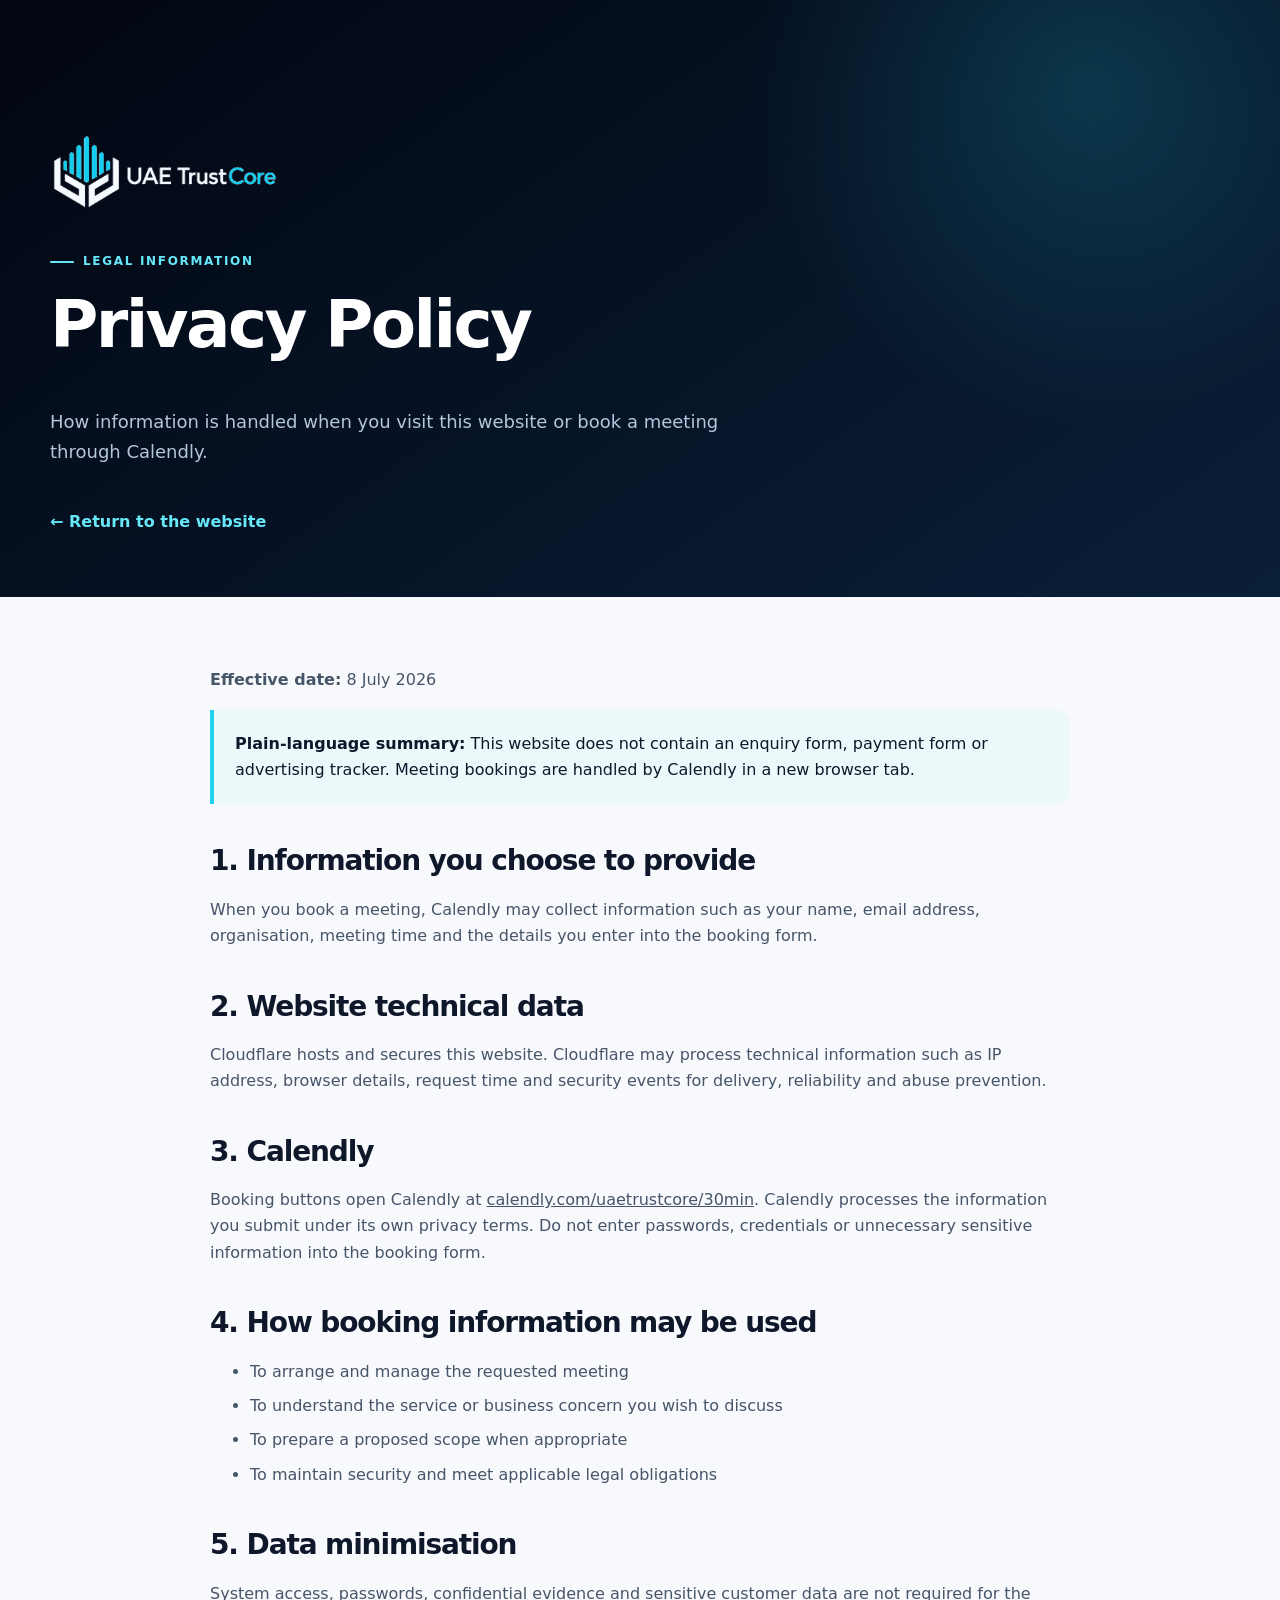
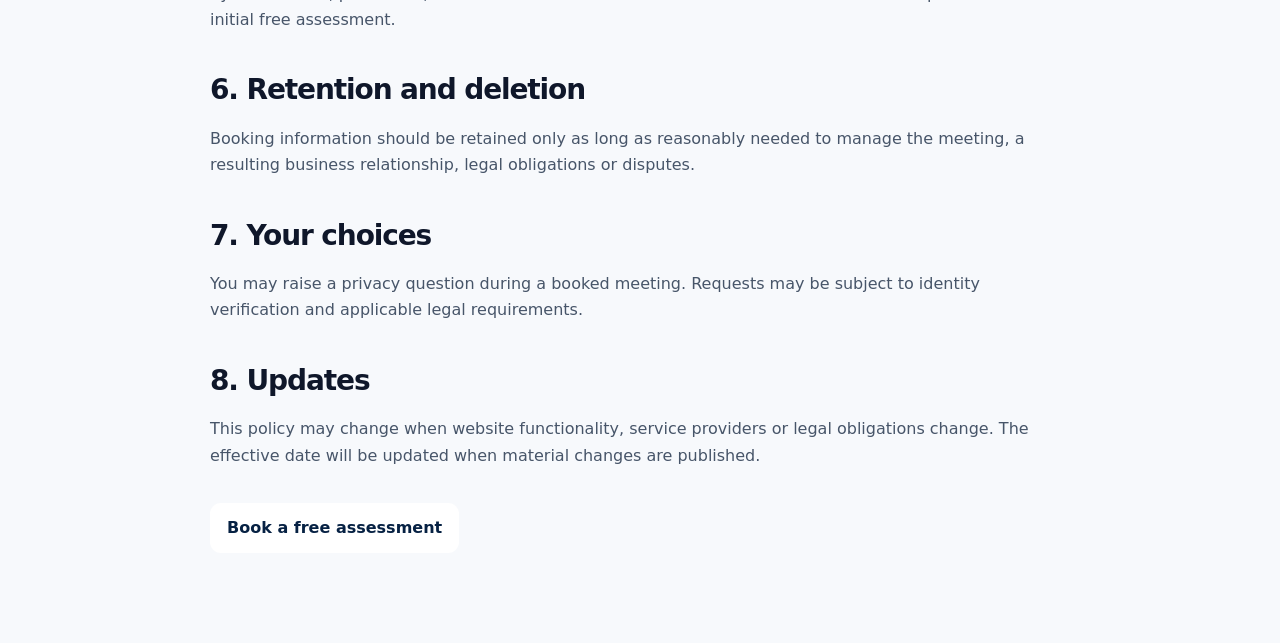
<file: privacy.html>
<!doctype html>
<html lang="en">
<head>
  <meta charset="utf-8">
  <meta name="viewport" content="width=device-width, initial-scale=1">
  <meta name="theme-color" content="#06111f">
  <title>Privacy Policy | UAE TrustCore</title>
  <meta name="description" content="Privacy information for the UAE TrustCore website and Calendly booking process.">
  <link rel="icon" href="assets/icon-32.png" type="image/png">
  <link rel="apple-touch-icon" href="assets/icon-180.png">
  <link rel="stylesheet" href="assets/styles.css">
  
  <style>
    .legal-hero{padding:132px 0 62px;color:#fff;background:radial-gradient(circle at 85% 15%,rgba(34,211,238,.18),transparent 28%),linear-gradient(145deg,#020611,#0a1f38)}
    .legal-logo{width:230px;height:auto;margin-bottom:34px}
    .legal-hero h1{font-size:clamp(40px,6vw,66px)}
    .legal-hero p{max-width:720px;color:#b5c6da;font-size:18px}
    .legal-content{max-width:860px;padding-top:70px;padding-bottom:90px}
    .legal-content h2{margin-top:42px;font-size:28px}
    .legal-content h3{margin-top:26px;font-size:19px}
    .legal-content li{margin:8px 0;color:#475569}
    .legal-callout{padding:21px;border-left:4px solid #22d3ee;border-radius:0 14px 14px 0;background:#edf8fb}
    .legal-back{display:inline-flex;margin-top:24px;color:#67e8f9;font-weight:800;text-decoration:none}
    .legal-book{display:inline-flex;margin-top:18px;padding:12px 17px;border-radius:11px;color:#062143;background:#fff;font-weight:850;text-decoration:none}
  </style>

</head>
<body>
  <main>
    <section class="legal-hero">
      <div class="container">
        <img class="legal-logo" src="assets/logo-wordmark-light.png" alt="UAE TrustCore">
        <span class="eyebrow light">Legal information</span>
        <h1>Privacy Policy</h1>
        <p>How information is handled when you visit this website or book a meeting through Calendly.</p>
        <a class="legal-back" href="index.html">← Return to the website</a>
      </div>
    </section>
    <article class="container legal-content">
      <p><strong>Effective date:</strong> 8 July 2026</p>
      <div class="legal-callout"><strong>Plain-language summary:</strong> This website does not contain an enquiry form, payment form or advertising tracker. Meeting bookings are handled by Calendly in a new browser tab.</div>

      <h2>1. Information you choose to provide</h2>
      <p>When you book a meeting, Calendly may collect information such as your name, email address, organisation, meeting time and the details you enter into the booking form.</p>

      <h2>2. Website technical data</h2>
      <p>Cloudflare hosts and secures this website. Cloudflare may process technical information such as IP address, browser details, request time and security events for delivery, reliability and abuse prevention.</p>

      <h2>3. Calendly</h2>
      <p>Booking buttons open Calendly at <a href="https://calendly.com/uaetrustcore/30min" target="_blank" rel="noopener noreferrer">calendly.com/uaetrustcore/30min</a>. Calendly processes the information you submit under its own privacy terms. Do not enter passwords, credentials or unnecessary sensitive information into the booking form.</p>

      <h2>4. How booking information may be used</h2>
      <ul>
        <li>To arrange and manage the requested meeting</li>
        <li>To understand the service or business concern you wish to discuss</li>
        <li>To prepare a proposed scope when appropriate</li>
        <li>To maintain security and meet applicable legal obligations</li>
      </ul>

      <h2>5. Data minimisation</h2>
      <p>System access, passwords, confidential evidence and sensitive customer data are not required for the initial free assessment.</p>

      <h2>6. Retention and deletion</h2>
      <p>Booking information should be retained only as long as reasonably needed to manage the meeting, a resulting business relationship, legal obligations or disputes.</p>

      <h2>7. Your choices</h2>
      <p>You may raise a privacy question during a booked meeting. Requests may be subject to identity verification and applicable legal requirements.</p>

      <h2>8. Updates</h2>
      <p>This policy may change when website functionality, service providers or legal obligations change. The effective date will be updated when material changes are published.</p>

      <a class="legal-book" href="https://calendly.com/uaetrustcore/30min" target="_blank" rel="noopener noreferrer">Book a free assessment</a>
    </article>
  </main>
</body>
</html>
</file>
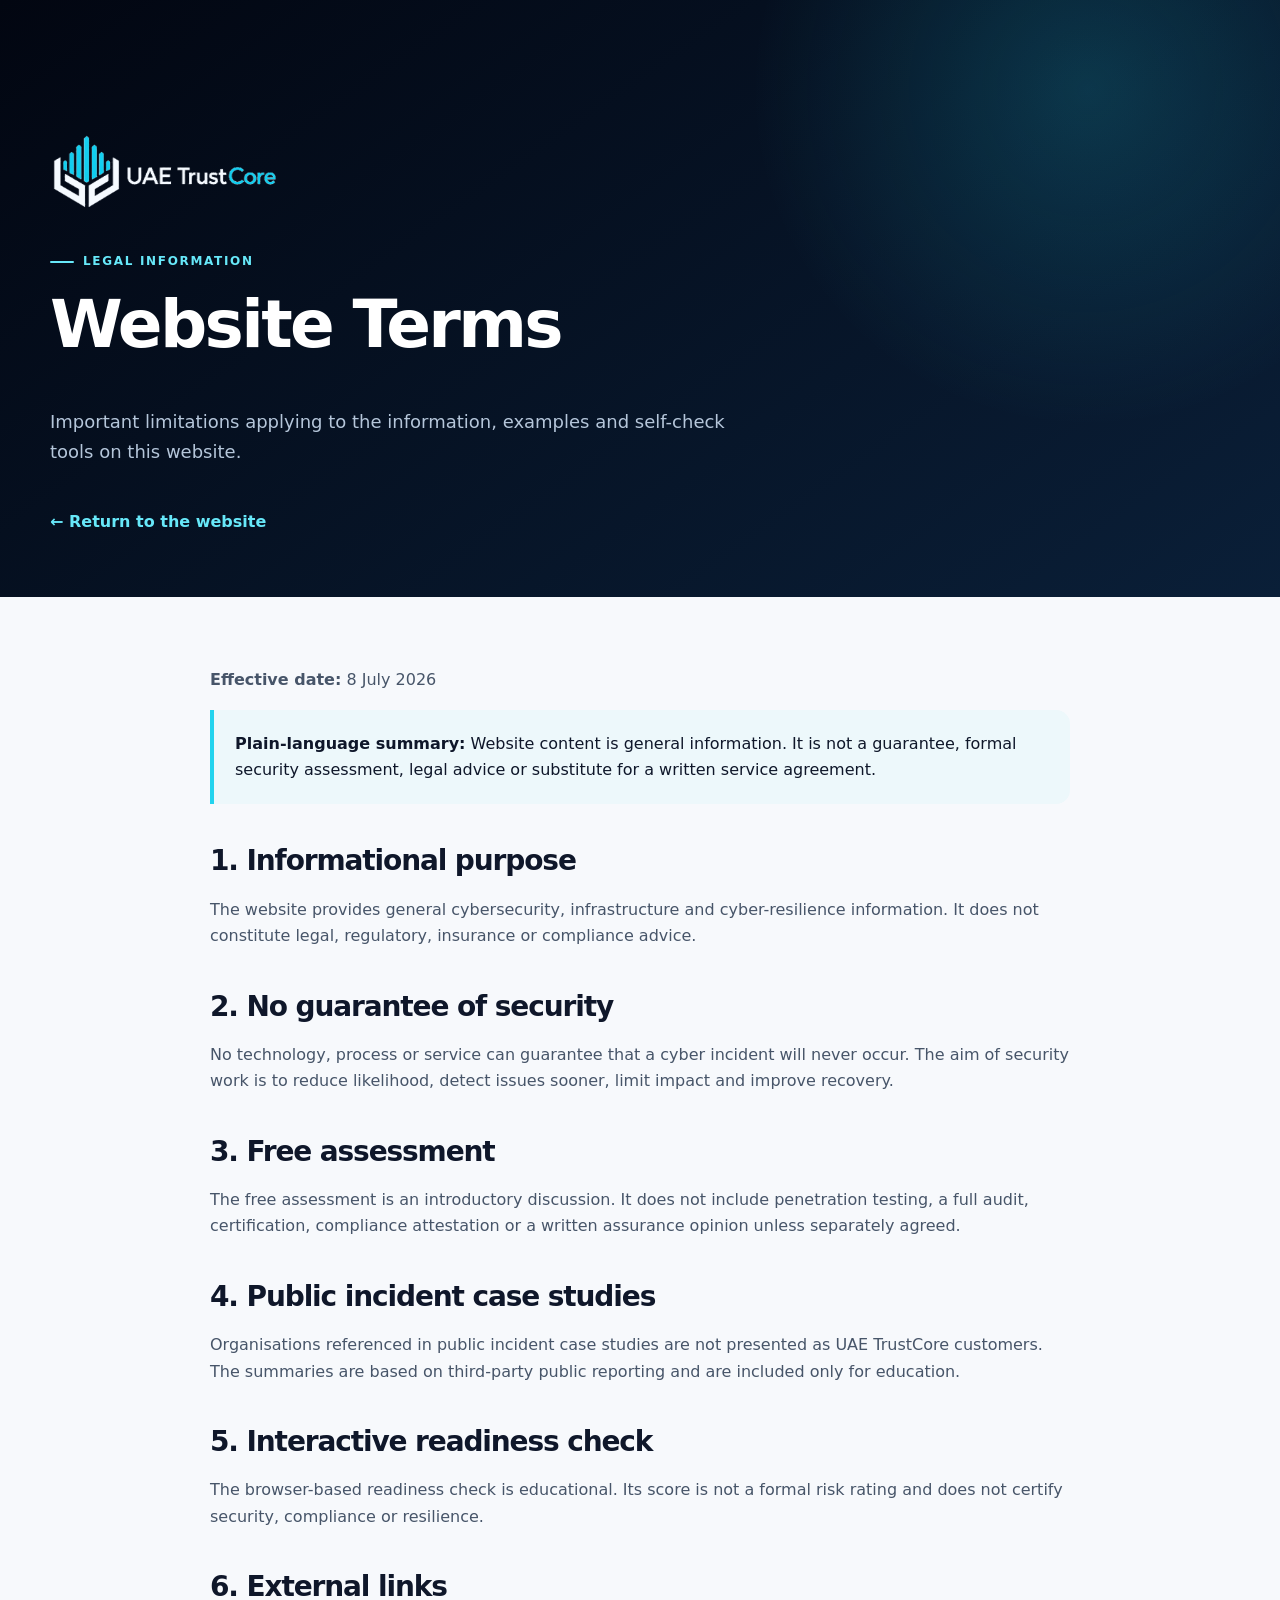
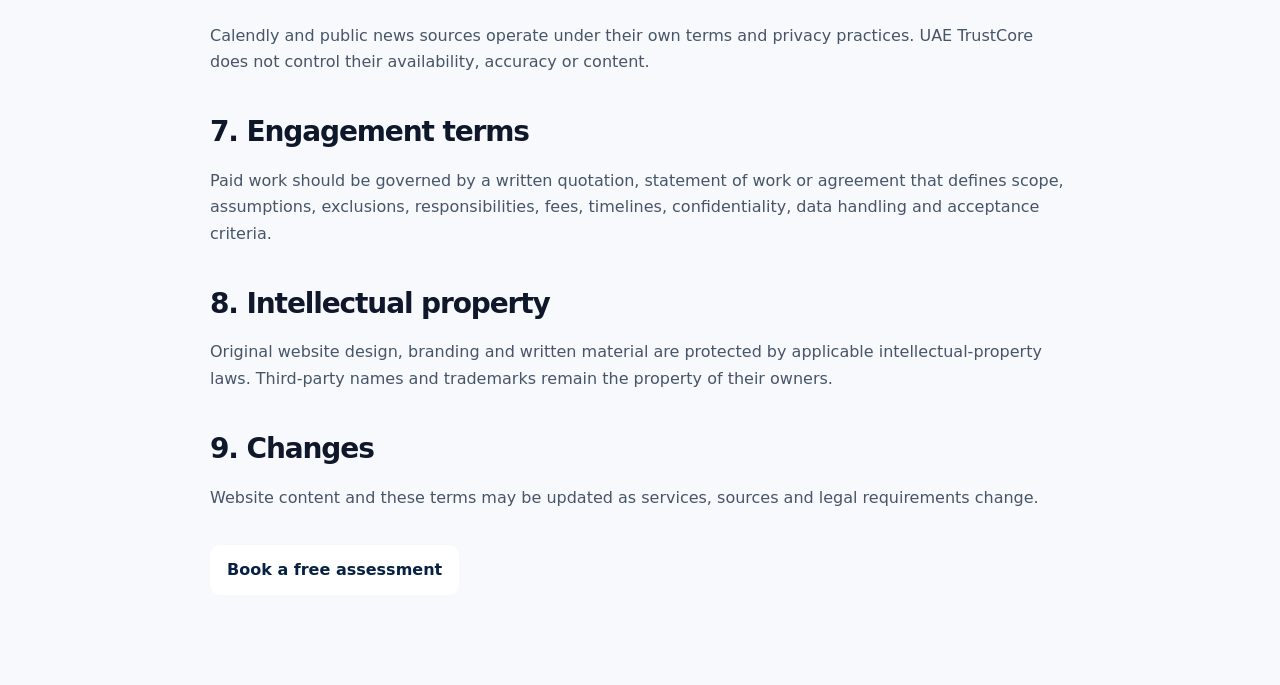
<file: terms.html>
<!doctype html>
<html lang="en">
<head>
  <meta charset="utf-8">
  <meta name="viewport" content="width=device-width, initial-scale=1">
  <meta name="theme-color" content="#06111f">
  <title>Website Terms | UAE TrustCore</title>
  <meta name="description" content="Terms governing use of the UAE TrustCore website and educational cybersecurity content.">
  <link rel="icon" href="assets/icon-32.png" type="image/png">
  <link rel="apple-touch-icon" href="assets/icon-180.png">
  <link rel="stylesheet" href="assets/styles.css">
  
  <style>
    .legal-hero{padding:132px 0 62px;color:#fff;background:radial-gradient(circle at 85% 15%,rgba(34,211,238,.18),transparent 28%),linear-gradient(145deg,#020611,#0a1f38)}
    .legal-logo{width:230px;height:auto;margin-bottom:34px}
    .legal-hero h1{font-size:clamp(40px,6vw,66px)}
    .legal-hero p{max-width:720px;color:#b5c6da;font-size:18px}
    .legal-content{max-width:860px;padding-top:70px;padding-bottom:90px}
    .legal-content h2{margin-top:42px;font-size:28px}
    .legal-content h3{margin-top:26px;font-size:19px}
    .legal-content li{margin:8px 0;color:#475569}
    .legal-callout{padding:21px;border-left:4px solid #22d3ee;border-radius:0 14px 14px 0;background:#edf8fb}
    .legal-back{display:inline-flex;margin-top:24px;color:#67e8f9;font-weight:800;text-decoration:none}
    .legal-book{display:inline-flex;margin-top:18px;padding:12px 17px;border-radius:11px;color:#062143;background:#fff;font-weight:850;text-decoration:none}
  </style>

</head>
<body>
  <main>
    <section class="legal-hero">
      <div class="container">
        <img class="legal-logo" src="assets/logo-wordmark-light.png" alt="UAE TrustCore">
        <span class="eyebrow light">Legal information</span>
        <h1>Website Terms</h1>
        <p>Important limitations applying to the information, examples and self-check tools on this website.</p>
        <a class="legal-back" href="index.html">← Return to the website</a>
      </div>
    </section>
    <article class="container legal-content">
      <p><strong>Effective date:</strong> 8 July 2026</p>
      <div class="legal-callout"><strong>Plain-language summary:</strong> Website content is general information. It is not a guarantee, formal security assessment, legal advice or substitute for a written service agreement.</div>

      <h2>1. Informational purpose</h2>
      <p>The website provides general cybersecurity, infrastructure and cyber-resilience information. It does not constitute legal, regulatory, insurance or compliance advice.</p>

      <h2>2. No guarantee of security</h2>
      <p>No technology, process or service can guarantee that a cyber incident will never occur. The aim of security work is to reduce likelihood, detect issues sooner, limit impact and improve recovery.</p>

      <h2>3. Free assessment</h2>
      <p>The free assessment is an introductory discussion. It does not include penetration testing, a full audit, certification, compliance attestation or a written assurance opinion unless separately agreed.</p>

      <h2>4. Public incident case studies</h2>
      <p>Organisations referenced in public incident case studies are not presented as UAE TrustCore customers. The summaries are based on third-party public reporting and are included only for education.</p>

      <h2>5. Interactive readiness check</h2>
      <p>The browser-based readiness check is educational. Its score is not a formal risk rating and does not certify security, compliance or resilience.</p>

      <h2>6. External links</h2>
      <p>Calendly and public news sources operate under their own terms and privacy practices. UAE TrustCore does not control their availability, accuracy or content.</p>

      <h2>7. Engagement terms</h2>
      <p>Paid work should be governed by a written quotation, statement of work or agreement that defines scope, assumptions, exclusions, responsibilities, fees, timelines, confidentiality, data handling and acceptance criteria.</p>

      <h2>8. Intellectual property</h2>
      <p>Original website design, branding and written material are protected by applicable intellectual-property laws. Third-party names and trademarks remain the property of their owners.</p>

      <h2>9. Changes</h2>
      <p>Website content and these terms may be updated as services, sources and legal requirements change.</p>

      <a class="legal-book" href="https://calendly.com/uaetrustcore/30min" target="_blank" rel="noopener noreferrer">Book a free assessment</a>
    </article>
  </main>
</body>
</html>
</file>
<file: assets/styles.css>
:root {
  --navy-1000: #020712;
  --navy-950: #040b16;
  --navy-900: #06111f;
  --navy-850: #0a1829;
  --navy-800: #0d2037;
  --blue-600: #2563eb;
  --blue-500: #2f7bf4;
  --blue-400: #60a5fa;
  --cyan-500: #06b6d4;
  --cyan-400: #22d3ee;
  --cyan-300: #67e8f9;
  --emerald-400: #34d399;
  --amber-400: #fbbf24;
  --red-400: #fb7185;
  --slate-950: #0f172a;
  --slate-800: #1e293b;
  --slate-700: #334155;
  --slate-600: #475569;
  --slate-500: #64748b;
  --slate-400: #94a3b8;
  --slate-300: #cbd5e1;
  --slate-200: #e2e8f0;
  --slate-100: #f1f5f9;
  --surface: #f7f9fc;
  --white: #ffffff;
  --container: 1180px;
  --radius-sm: 14px;
  --radius-md: 22px;
  --radius-lg: 32px;
  --shadow-sm: 0 18px 50px rgba(15, 23, 42, .08);
  --shadow-md: 0 26px 72px rgba(15, 23, 42, .14);
  --shadow-dark: 0 30px 90px rgba(0, 0, 0, .28);
}

*, *::before, *::after { box-sizing: border-box; }
html { scroll-behavior: smooth; scroll-padding-top: 92px; }
body {
  margin: 0;
  color: var(--slate-950);
  background: var(--surface);
  font-family: Inter, ui-sans-serif, system-ui, -apple-system, BlinkMacSystemFont, "Segoe UI", sans-serif;
  line-height: 1.65;
  -webkit-font-smoothing: antialiased;
  text-rendering: optimizeLegibility;
}
body.menu-open { overflow: hidden; }
a { color: inherit; }
img, svg { display: block; max-width: 100%; }
button, input { font: inherit; }
h1, h2, h3, h4, p { margin-top: 0; }
h1, h2, h3, h4 { margin-bottom: .7em; line-height: 1.1; letter-spacing: -.04em; }
p { color: var(--slate-600); }

::selection { color: var(--white); background: var(--blue-600); }
:focus-visible { outline: 3px solid var(--cyan-400); outline-offset: 4px; }

.skip-link {
  position: fixed;
  top: 12px;
  left: 12px;
  z-index: 9999;
  padding: 11px 16px;
  border-radius: 10px;
  color: var(--navy-950);
  background: var(--white);
  font-weight: 800;
  transform: translateY(-150%);
  transition: transform .2s ease;
}
.skip-link:focus { transform: translateY(0); }

.container { width: min(calc(100% - 40px), var(--container)); margin-inline: auto; }
.section { padding: 112px 0; }
.section-heading { max-width: 780px; margin: 0 auto 58px; text-align: center; }
.section-heading h2 { margin-bottom: 18px; font-size: clamp(34px, 5vw, 54px); }
.section-heading p { max-width: 670px; margin-inline: auto; font-size: 18px; }
.eyebrow {
  display: inline-flex;
  align-items: center;
  gap: 9px;
  margin-bottom: 17px;
  color: #145fc9;
  font-size: 12px;
  font-weight: 900;
  letter-spacing: .14em;
  text-transform: uppercase;
}
.eyebrow::before { width: 24px; height: 2px; content: ""; border-radius: 10px; background: currentColor; }
.eyebrow.light { color: var(--cyan-300); }
.reveal { opacity: 0; transform: translateY(22px); transition: opacity .65s ease, transform .65s ease; }
.reveal.visible { opacity: 1; transform: none; }
.sr-only { position: absolute; width: 1px; height: 1px; padding: 0; overflow: hidden; clip: rect(0, 0, 0, 0); white-space: nowrap; border: 0; }

.site-header {
  position: fixed;
  inset: 0 0 auto;
  z-index: 1000;
  border-bottom: 1px solid rgba(255,255,255,.08);
  background: rgba(2,7,18,.68);
  backdrop-filter: blur(18px);
  transition: background .25s ease, box-shadow .25s ease;
}
.site-header.scrolled { background: rgba(2,7,18,.95); box-shadow: 0 12px 36px rgba(0,0,0,.22); }
.nav-wrap { min-height: 78px; display: flex; align-items: center; justify-content: space-between; gap: 24px; }
.brand { display: inline-flex; align-items: center; gap: 12px; color: var(--white); text-decoration: none; font-size: 18px; font-weight: 700; letter-spacing: -.025em; }
.brand strong { color: var(--cyan-400); }
.brand-mark {
  width: 36px;
  height: 40px;
  display: grid;
  place-items: center;
  color: var(--white);
  background: linear-gradient(145deg, var(--blue-600), var(--cyan-400));
  clip-path: polygon(50% 0, 94% 17%, 87% 72%, 50% 100%, 13% 72%, 6% 17%);
  filter: drop-shadow(0 10px 20px rgba(34,211,238,.22));
}
.brand-mark svg { width: 19px; }
.site-nav { display: flex; align-items: center; gap: 24px; }
.site-nav > a { color: #d1deec; text-decoration: none; font-size: 13px; font-weight: 700; transition: color .2s ease; }
.site-nav > a:hover { color: var(--white); }
.site-nav .nav-cta { min-height: 44px; padding: 0 17px; border-radius: 11px; color: var(--white); background: linear-gradient(135deg, var(--blue-600), #138bbd); box-shadow: 0 12px 30px rgba(37,99,235,.25); }
.menu-button { display: none; width: 44px; height: 44px; padding: 0; border: 1px solid rgba(255,255,255,.16); border-radius: 11px; color: var(--white); background: rgba(255,255,255,.06); cursor: pointer; }
.menu-button svg { width: 22px; margin: auto; }

.button {
  min-height: 52px;
  display: inline-flex;
  align-items: center;
  justify-content: center;
  gap: 10px;
  padding: 0 24px;
  border: 1px solid transparent;
  border-radius: 13px;
  text-decoration: none;
  font-size: 15px;
  font-weight: 850;
  line-height: 1;
  transition: transform .2s ease, box-shadow .2s ease, background .2s ease, border-color .2s ease;
}
.button svg { width: 18px; }
.button:hover { transform: translateY(-2px); }
.button-primary { color: var(--white); background: linear-gradient(135deg, #2563eb, #0e95c0); box-shadow: 0 16px 38px rgba(37,99,235,.3); }
.button-primary:hover { box-shadow: 0 20px 46px rgba(37,99,235,.38); }
.button-ghost { color: var(--white); border-color: rgba(255,255,255,.2); background: rgba(255,255,255,.055); }
.button-ghost:hover { border-color: rgba(255,255,255,.38); background: rgba(255,255,255,.1); }
.button-light { color: #0b4fae; background: var(--white); box-shadow: 0 15px 35px rgba(0,21,60,.18); }
.button-outline-light { color: var(--white); border-color: rgba(255,255,255,.28); background: transparent; }
.button-outline-light:hover { background: rgba(255,255,255,.08); }
.text-link { display: inline-flex; align-items: center; gap: 8px; color: #1462cb; text-decoration: none; font-size: 14px; font-weight: 850; }
.text-link:hover span { transform: translateX(3px); }
.text-link span { transition: transform .2s ease; }
.text-link.large { font-size: 16px; }

.hero {
  position: relative;
  min-height: 920px;
  padding: 168px 0 82px;
  overflow: hidden;
  color: var(--white);
  background:
    radial-gradient(circle at 13% 13%, rgba(37,99,235,.35), transparent 30%),
    radial-gradient(circle at 88% 18%, rgba(34,211,238,.16), transparent 25%),
    linear-gradient(145deg, #020611 0%, #06111f 52%, #0a1f38 100%);
}
.hero-grid-lines { position: absolute; inset: 0; opacity: .2; background-image: linear-gradient(rgba(255,255,255,.05) 1px, transparent 1px), linear-gradient(90deg, rgba(255,255,255,.05) 1px, transparent 1px); background-size: 54px 54px; mask-image: linear-gradient(to bottom, black 25%, transparent 90%); }
.orb { position: absolute; border-radius: 999px; pointer-events: none; }
.orb-a { width: 380px; height: 380px; right: -180px; top: 150px; border: 1px solid rgba(96,165,250,.2); box-shadow: inset 0 0 80px rgba(37,99,235,.08); }
.orb-b { width: 180px; height: 180px; left: -80px; bottom: 110px; border: 1px solid rgba(34,211,238,.2); }
.hero-layout { position: relative; z-index: 2; display: grid; grid-template-columns: minmax(0,1.08fr) minmax(390px,.92fr); align-items: center; gap: 66px; }
.trust-badge { display: inline-flex; align-items: center; gap: 10px; margin-bottom: 25px; padding: 8px 13px; border: 1px solid rgba(96,165,250,.22); border-radius: 999px; color: #dbeafe; background: rgba(59,130,246,.09); font-size: 13px; font-weight: 750; }
.trust-badge span { width: 8px; height: 8px; border-radius: 50%; background: var(--emerald-400); box-shadow: 0 0 0 5px rgba(52,211,153,.1); }
.hero h1 { max-width: 780px; margin-bottom: 25px; font-size: clamp(50px,6.2vw,80px); letter-spacing: -.06em; }
.hero h1 span { color: transparent; background: linear-gradient(90deg,#b8d6ff,#6ce7f4); background-clip: text; -webkit-background-clip: text; }
.hero-copy-block > p { max-width: 680px; margin-bottom: 35px; color: #b5c6da; font-size: clamp(18px,2vw,21px); }
.hero-actions { display: flex; flex-wrap: wrap; gap: 14px; margin-bottom: 32px; }
.hero-proof { display: grid; gap: 10px; margin: 0; padding: 0; color: #9cb0c8; list-style: none; font-size: 14px; font-weight: 650; }
.hero-proof li { display: flex; align-items: center; gap: 9px; }
.hero-proof svg { width: 17px; color: var(--emerald-400); }
.hero-panel { position: relative; padding: 24px; border: 1px solid rgba(255,255,255,.1); border-radius: 28px; background: linear-gradient(160deg, rgba(255,255,255,.1), rgba(255,255,255,.035)); box-shadow: var(--shadow-dark); backdrop-filter: blur(20px); }
.hero-panel::before { position: absolute; inset: -1px; z-index: -1; content: ""; border-radius: inherit; background: linear-gradient(150deg, rgba(96,165,250,.35), transparent 45%, rgba(34,211,238,.18)); }
.panel-heading { display: grid; grid-template-columns: 42px 1fr auto; align-items: center; gap: 12px; margin-bottom: 18px; }
.panel-icon { width: 42px; height: 42px; display: grid; place-items: center; border-radius: 13px; color: #d9ecff; background: rgba(59,130,246,.15); }
.panel-icon svg { width: 21px; }
.panel-heading small { display: block; margin-bottom: 2px; color: #8fa6c0; font-size: 11px; font-weight: 750; text-transform: uppercase; letter-spacing: .08em; }
.panel-heading strong { display: block; font-size: 16px; }
.verified-pill { padding: 7px 10px; border-radius: 999px; color: #9af0ce; background: rgba(52,211,153,.1); font-size: 10px; font-weight: 850; text-transform: uppercase; letter-spacing: .06em; }
.assessment-list { display: grid; gap: 10px; }
.assessment-list > div { display: grid; grid-template-columns: 42px 1fr; gap: 13px; padding: 17px; border: 1px solid rgba(255,255,255,.07); border-radius: 17px; background: rgba(1,8,18,.4); }
.assessment-list > div > span { width: 38px; height: 38px; display: grid; place-items: center; border-radius: 11px; color: #8edfec; background: rgba(34,211,238,.08); font-size: 12px; font-weight: 900; }
.assessment-list p { margin: 0; color: #8fa5bd; font-size: 13px; }
.assessment-list strong { display: block; margin-bottom: 2px; color: var(--white); font-size: 14px; }
.panel-note { display: flex; align-items: flex-start; gap: 10px; margin-top: 13px; padding: 15px; border-radius: 14px; color: #9fb2c7; background: rgba(255,255,255,.035); font-size: 12px; }
.panel-note svg { width: 18px; flex: 0 0 18px; color: var(--cyan-400); }
.trust-strip { position: relative; z-index: 2; display: grid; grid-template-columns: repeat(4,1fr); gap: 1px; margin-top: 78px; overflow: hidden; border: 1px solid rgba(255,255,255,.09); border-radius: 18px; background: rgba(255,255,255,.08); }
.trust-strip > div { min-height: 103px; padding: 22px 24px; background: rgba(4,14,27,.76); }
.trust-strip strong { display: block; margin-bottom: 5px; font-size: 17px; }
.trust-strip span { color: #8ea4bc; font-size: 12px; }

.credibility-band { padding: 35px 0; border-bottom: 1px solid var(--slate-200); background: var(--white); }
.credibility-grid { display: grid; grid-template-columns: repeat(3,1fr); gap: 26px; }
.credibility-grid > div { display: flex; align-items: flex-start; gap: 13px; }
.credibility-grid svg { width: 25px; flex: 0 0 25px; color: #1768d6; }
.credibility-grid span { color: var(--slate-500); font-size: 13px; }
.credibility-grid strong { display: block; margin-bottom: 2px; color: var(--slate-800); font-size: 14px; }

.service-grid { display: grid; grid-template-columns: repeat(3,1fr); gap: 22px; }
.service-card { position: relative; min-height: 570px; display: flex; flex-direction: column; padding: 34px; overflow: hidden; border: 1px solid var(--slate-200); border-radius: var(--radius-md); background: var(--white); box-shadow: var(--shadow-sm); transition: transform .25s ease, box-shadow .25s ease, border-color .25s ease; }
.service-card:hover { transform: translateY(-7px); border-color: #b9d5f8; box-shadow: var(--shadow-md); }
.service-card::after { position: absolute; right: -65px; bottom: -75px; width: 175px; height: 175px; content: ""; border-radius: 50%; background: radial-gradient(circle, rgba(37,99,235,.09), transparent 68%); }
.service-icon { width: 54px; height: 54px; display: grid; place-items: center; margin-bottom: 25px; border-radius: 16px; color: #1768d6; background: #edf5ff; }
.service-icon svg { width: 26px; }
.service-number { position: absolute; top: 33px; right: 34px; color: #b4c3d5; font-size: 12px; font-weight: 900; letter-spacing: .12em; }
.service-card h3 { margin-bottom: 13px; font-size: 25px; }
.service-card > p { min-height: 84px; margin-bottom: 24px; }
.service-card h4 { margin-bottom: 12px; color: var(--slate-700); font-size: 13px; letter-spacing: .08em; text-transform: uppercase; }
.check-list { display: grid; gap: 10px; margin: 0 0 28px; padding: 0; list-style: none; color: var(--slate-700); font-size: 14px; font-weight: 650; }
.check-list li { position: relative; padding-left: 23px; }
.check-list li::before { position: absolute; left: 0; top: 4px; width: 15px; height: 15px; display: grid; place-items: center; content: "✓"; border-radius: 50%; color: #0d7c59; background: #e5faf2; font-size: 10px; font-weight: 900; }
.service-card .text-link { position: relative; z-index: 2; margin-top: auto; }

.assessment-section { color: var(--white); background: linear-gradient(135deg,#0b2850,#0a6e91); }
.assessment-layout { display: grid; grid-template-columns: .85fr 1.15fr; gap: 80px; align-items: center; }
.assessment-copy h2 { margin-bottom: 18px; font-size: clamp(36px,5vw,55px); }
.assessment-copy > p { color: #c6def0; font-size: 18px; }
.assessment-promise { display: grid; grid-template-columns: 76px 1fr; gap: 16px; margin: 30px 0; padding: 20px; border: 1px solid rgba(255,255,255,.13); border-radius: 17px; background: rgba(255,255,255,.06); }
.assessment-promise > span { width: 66px; height: 66px; display: grid; place-items: center; border-radius: 16px; color: var(--navy-900); background: var(--white); font-weight: 900; }
.assessment-promise p { margin: 0; color: #c6def0; font-size: 14px; }
.assessment-promise strong { display: block; margin-bottom: 4px; color: var(--white); font-size: 16px; }
.assessment-steps { display: grid; gap: 13px; margin: 0; padding: 0; list-style: none; }
.assessment-steps li { display: grid; grid-template-columns: 52px 1fr; gap: 16px; padding: 20px; border: 1px solid rgba(255,255,255,.1); border-radius: 17px; background: rgba(3,14,29,.32); }
.assessment-steps > li > span { width: 44px; height: 44px; display: grid; place-items: center; border-radius: 13px; color: #8de5f4; background: rgba(34,211,238,.1); font-weight: 900; }
.assessment-steps strong { display: block; margin-bottom: 3px; }
.assessment-steps p { margin: 0; color: #a9c2d8; font-size: 14px; }

.risk-section { background: #f1f5fa; }
.risk-grid { display: grid; grid-template-columns: 1.08fr .92fr; gap: 25px; }
.chart-card, .simple-explain { padding: 36px; border: 1px solid var(--slate-200); border-radius: 26px; background: var(--white); box-shadow: var(--shadow-sm); }
.chart-heading { display: flex; align-items: flex-start; justify-content: space-between; gap: 20px; margin-bottom: 30px; }
.chart-kicker { color: #1768d6; font-size: 11px; font-weight: 900; letter-spacing: .1em; text-transform: uppercase; }
.chart-heading h3 { margin: 5px 0 0; font-size: 28px; }
.source-pill { padding: 7px 10px; border-radius: 999px; color: #0f6c53; background: #e7faf3; font-size: 10px; font-weight: 900; text-transform: uppercase; letter-spacing: .06em; }
.bar-chart { display: grid; gap: 22px; }
.bar-label { display: flex; align-items: flex-end; justify-content: space-between; gap: 16px; margin-bottom: 7px; color: var(--slate-600); font-size: 13px; font-weight: 700; }
.bar-label strong { color: var(--slate-900); font-size: 16px; }
.bar-track { height: 12px; overflow: hidden; border-radius: 999px; background: #edf1f7; }
.bar-fill { display: block; width: calc(var(--bar) * 1%); height: 100%; border-radius: inherit; background: linear-gradient(90deg,#2563eb,#22d3ee); box-shadow: 0 0 20px rgba(37,99,235,.2); }
.bar-fill.accent { background: linear-gradient(90deg,#0f9f78,#34d399); }
.chart-note { margin: 28px 0 12px; padding-top: 20px; border-top: 1px solid var(--slate-200); color: var(--slate-500); font-size: 12px; }
.source-links { display: flex; flex-wrap: wrap; gap: 15px; }
.source-links a { color: #1768d6; font-size: 12px; font-weight: 800; text-decoration: none; }
.simple-explain h3 { margin-bottom: 24px; font-size: 29px; }
.analogy-list { display: grid; gap: 13px; }
.analogy-list article { display: grid; grid-template-columns: 48px 1fr; gap: 14px; padding: 16px; border: 1px solid var(--slate-200); border-radius: 16px; background: #fbfcfe; }
.analogy-icon { width: 46px; height: 46px; display: grid; place-items: center; border-radius: 13px; background: #edf5ff; font-size: 23px; }
.analogy-list strong { display: block; margin-bottom: 3px; color: var(--slate-800); font-size: 14px; }
.analogy-list p { margin: 0; font-size: 13px; }

.cases-section { color: var(--white); background: var(--navy-900); }
.cases-section .section-heading p { color: #9fb1c7; }
.case-grid { display: grid; grid-template-columns: repeat(3,1fr); gap: 20px; }
.case-card { min-height: 690px; display: flex; flex-direction: column; padding: 29px; border: 1px solid rgba(255,255,255,.09); border-radius: 24px; background: linear-gradient(150deg,rgba(59,130,246,.12),rgba(255,255,255,.025)),#091728; }
.case-top { display: flex; align-items: center; justify-content: space-between; gap: 10px; margin-bottom: 23px; }
.case-tag, .not-client { padding: 7px 9px; border-radius: 999px; font-size: 10px; font-weight: 900; letter-spacing: .06em; text-transform: uppercase; }
.case-tag { color: #9cebf5; background: rgba(34,211,238,.09); }
.not-client { color: #b3c4d7; border: 1px solid rgba(255,255,255,.1); }
.case-card h3 { margin-bottom: 20px; font-size: 29px; }
.impact-grid { display: grid; grid-template-columns: repeat(2,1fr); gap: 10px; }
.impact-grid > div { padding: 15px; border: 1px solid rgba(255,255,255,.08); border-radius: 15px; background: rgba(1,8,18,.35); }
.impact-grid strong { display: block; margin-bottom: 3px; color: var(--white); font-size: 20px; }
.impact-grid span { color: #879db5; font-size: 11px; }
.impact-bar { height: 7px; margin: 17px 0 22px; overflow: hidden; border-radius: 999px; background: rgba(255,255,255,.07); }
.impact-bar span { display: block; width: calc(var(--impact) * 1%); height: 100%; border-radius: inherit; background: linear-gradient(90deg,#2563eb,#22d3ee); }
.case-summary { color: #a3b5ca; font-size: 14px; }
.child-box { margin: 6px 0 22px; padding: 16px; border-left: 3px solid var(--cyan-400); border-radius: 0 13px 13px 0; background: rgba(34,211,238,.06); }
.child-box strong { display: block; margin-bottom: 4px; color: #8ee9f5; font-size: 11px; text-transform: uppercase; letter-spacing: .08em; }
.child-box p { margin: 0; color: #b4c6d8; font-size: 13px; }
.case-card h4 { margin-bottom: 10px; color: #d9e6f2; font-size: 13px; letter-spacing: .05em; text-transform: uppercase; }
.lesson-list { display: grid; gap: 8px; margin: 0 0 25px; padding: 0; list-style: none; color: #9fb1c7; font-size: 13px; }
.lesson-list li { position: relative; padding-left: 19px; }
.lesson-list li::before { position: absolute; left: 0; content: "•"; color: var(--cyan-400); font-size: 18px; line-height: 1; }
.case-source { display: inline-flex; align-items: center; gap: 8px; margin-top: auto; color: #84e7f3; text-decoration: none; font-size: 13px; font-weight: 850; }
.case-disclaimer { display: flex; align-items: flex-start; gap: 13px; margin-top: 24px; padding: 20px; border: 1px solid rgba(255,255,255,.09); border-radius: 17px; background: rgba(255,255,255,.035); }
.case-disclaimer svg { width: 22px; flex: 0 0 22px; color: var(--cyan-400); }
.case-disclaimer p { margin: 0; color: #9fb1c7; font-size: 13px; }
.case-disclaimer strong { color: var(--white); }

.self-check-section { background: var(--white); }
.self-check-layout { display: grid; grid-template-columns: .82fr 1.18fr; gap: 70px; align-items: center; }
.self-check-copy h2 { font-size: clamp(36px,5vw,54px); }
.self-check-copy > p { font-size: 18px; }
.privacy-note { display: inline-flex; align-items: center; gap: 9px; margin-top: 18px; padding: 9px 12px; border-radius: 999px; color: #0d7457; background: #e7faf3; font-size: 12px; font-weight: 850; }
.privacy-note svg { width: 17px; }
.readiness-card { padding: 30px; border: 1px solid var(--slate-200); border-radius: 24px; background: #f9fbfd; box-shadow: var(--shadow-sm); }
.readiness-card fieldset { display: grid; gap: 10px; margin: 0; padding: 0; border: 0; }
.readiness-card label { display: flex; align-items: center; gap: 12px; padding: 13px 14px; border: 1px solid var(--slate-200); border-radius: 13px; color: var(--slate-700); background: var(--white); font-size: 13px; font-weight: 700; cursor: pointer; }
.readiness-card label:has(input:checked) { border-color: #9bd8c3; background: #f1fcf8; }
.readiness-card input { width: 19px; height: 19px; accent-color: #0f9f78; }
.readiness-result { display: grid; grid-template-columns: 95px 1fr; align-items: center; gap: 18px; margin-top: 22px; padding: 20px; border-radius: 18px; color: var(--white); background: var(--navy-900); }
.score-ring { width: 84px; height: 84px; display: grid; place-content: center; border-radius: 50%; background: radial-gradient(circle at center,var(--navy-900) 56%,transparent 57%),conic-gradient(var(--cyan-400) calc(var(--score) * 1%),rgba(255,255,255,.1) 0); text-align: center; }
.score-ring span { font-size: 25px; font-weight: 900; line-height: 1; }
.score-ring small { color: #8fa5bd; font-size: 10px; }
.readiness-result strong { display: block; margin-bottom: 3px; }
.readiness-result p { margin: 0; color: #9fb2c8; font-size: 13px; }
.assessment-caveat { margin: 13px 0 0; color: var(--slate-500); font-size: 11px; }

.process-section { background: #eef3f8; }
.process-grid { display: grid; grid-template-columns: repeat(3,1fr); gap: 16px; }
.process-card { min-height: 220px; padding: 27px; border: 1px solid var(--slate-200); border-radius: 19px; background: var(--white); box-shadow: 0 13px 36px rgba(15,23,42,.05); }
.process-card > span { width: 43px; height: 43px; display: grid; place-items: center; margin-bottom: 26px; border-radius: 13px; color: #1768d6; background: #edf5ff; font-size: 12px; font-weight: 900; }
.process-card h3 { margin-bottom: 9px; font-size: 21px; }
.process-card p { margin: 0; font-size: 14px; }

.why-section { padding-top: 0; }
.why-layout { display: grid; grid-template-columns: 1.03fr .97fr; gap: 56px; padding: 58px; border-radius: var(--radius-lg); color: var(--white); background: radial-gradient(circle at 88% 12%,rgba(34,211,238,.17),transparent 25%),linear-gradient(140deg,#06111f,#0b243f); box-shadow: var(--shadow-dark); }
.why-layout h2 { font-size: clamp(36px,5vw,52px); }
.why-layout > div:first-child > p { max-width: 600px; color: #9fb1c7; font-size: 17px; }
.why-grid { display: grid; grid-template-columns: repeat(2,1fr); gap: 12px; }
.why-grid article { padding: 21px; border: 1px solid rgba(255,255,255,.09); border-radius: 17px; background: rgba(255,255,255,.035); }
.why-grid strong { display: block; margin-bottom: 5px; }
.why-grid span { color: #97abc1; font-size: 13px; }

.faq-layout { display: grid; grid-template-columns: .75fr 1.25fr; gap: 70px; align-items: start; }
.faq-heading { position: sticky; top: 110px; }
.faq-heading h2 { font-size: clamp(35px,4.5vw,50px); }
.faq-heading > p { font-size: 17px; }
.faq-list { display: grid; gap: 12px; }
.faq-list details { border: 1px solid var(--slate-200); border-radius: 16px; background: var(--white); box-shadow: 0 10px 30px rgba(15,23,42,.04); }
.faq-list summary { position: relative; padding: 21px 54px 21px 22px; color: var(--slate-800); font-weight: 800; cursor: pointer; list-style: none; }
.faq-list summary::-webkit-details-marker { display: none; }
.faq-list summary::after { position: absolute; right: 21px; top: 19px; width: 28px; height: 28px; display: grid; place-items: center; content: "+"; border-radius: 50%; color: #1768d6; background: #edf5ff; font-size: 20px; font-weight: 500; transition: transform .2s ease; }
.faq-list details[open] summary::after { transform: rotate(45deg); }
.faq-list details p { margin: 0; padding: 0 22px 22px; font-size: 14px; }

.final-cta { padding: 0 0 90px; }
.final-cta-card { position: relative; display: grid; grid-template-columns: 1.1fr .9fr; gap: 60px; align-items: center; padding: 66px; overflow: hidden; border-radius: var(--radius-lg); color: var(--white); background: linear-gradient(135deg,#1556ca,#087fae); box-shadow: 0 30px 75px rgba(37,99,235,.23); }
.final-cta-card::before { position: absolute; right: -100px; top: -110px; width: 300px; height: 300px; content: ""; border: 1px solid rgba(255,255,255,.16); border-radius: 50%; }
.final-cta-card h2 { position: relative; font-size: clamp(36px,5vw,54px); }
.final-cta-card p { position: relative; margin: 0; color: #d6ecff; font-size: 17px; }
.cta-actions { position: relative; display: grid; gap: 12px; }
.cta-actions small { color: #c7e2f7; text-align: center; }

.site-footer { padding: 65px 0 25px; color: #91a5bc; background: var(--navy-1000); }
.footer-grid { display: grid; grid-template-columns: 1.4fr repeat(3,.65fr); gap: 42px; padding-bottom: 48px; }
.footer-brand p { max-width: 390px; margin: 20px 0 0; color: #7f94aa; font-size: 14px; }
.footer-brand .footer-disclaimer { font-size: 11px; }
.footer-col h3 { margin-bottom: 17px; color: var(--white); font-size: 14px; letter-spacing: 0; }
.footer-col a { display: block; margin: 10px 0; color: #91a5bc; text-decoration: none; font-size: 13px; }
.footer-col a:hover { color: var(--white); }
.footer-bottom { display: flex; justify-content: space-between; gap: 20px; padding-top: 23px; border-top: 1px solid rgba(255,255,255,.08); font-size: 12px; }

@media (max-width: 1100px) {
  .site-nav { gap: 16px; }
  .site-nav > a { font-size: 12px; }
  .hero-layout { grid-template-columns: 1fr; }
  .hero-copy-block { max-width: 790px; }
  .hero-panel { max-width: 670px; }
  .hero { min-height: auto; }
  .service-card { min-height: 610px; }
  .case-grid { grid-template-columns: 1fr; }
  .case-card { min-height: auto; }
}

@media (max-width: 920px) {
  .menu-button { display: block; }
  .site-nav {
    position: fixed;
    inset: 78px 16px auto;
    display: grid;
    gap: 4px;
    max-height: calc(100vh - 96px);
    overflow-y: auto;
    padding: 16px;
    border: 1px solid rgba(255,255,255,.11);
    border-radius: 18px;
    background: rgba(2,7,18,.98);
    box-shadow: 0 24px 70px rgba(0,0,0,.35);
    opacity: 0;
    transform: translateY(-12px);
    pointer-events: none;
    transition: opacity .2s ease, transform .2s ease;
  }
  .site-nav.open { opacity: 1; transform: none; pointer-events: auto; }
  .site-nav > a { display: block; padding: 12px; border-radius: 10px; font-size: 14px; }
  .site-nav > a:hover { background: rgba(255,255,255,.06); }
  .site-nav .nav-cta { display: flex; margin-top: 6px; }
  .hero { padding-top: 138px; }
  .trust-strip { grid-template-columns: repeat(2,1fr); }
  .credibility-grid { grid-template-columns: 1fr; }
  .service-grid { grid-template-columns: 1fr; }
  .service-card { min-height: auto; }
  .service-card > p { min-height: 0; }
  .assessment-layout, .risk-grid, .self-check-layout, .why-layout, .faq-layout, .final-cta-card { grid-template-columns: 1fr; }
  .assessment-layout, .risk-grid, .self-check-layout, .faq-layout { gap: 45px; }
  .process-grid { grid-template-columns: repeat(2,1fr); }
  .faq-heading { position: static; }
  .footer-grid { grid-template-columns: 1fr 1fr; }
  .footer-brand { grid-column: 1 / -1; }
}

@media (max-width: 620px) {
  .container { width: min(calc(100% - 28px), var(--container)); }
  .section { padding: 82px 0; }
  .section-heading { margin-bottom: 42px; }
  .section-heading p { font-size: 16px; }
  .brand { font-size: 16px; }
  .brand-mark { width: 33px; height: 37px; }
  .hero { padding-bottom: 64px; }
  .hero h1 { font-size: 45px; }
  .hero-copy-block > p { font-size: 17px; }
  .hero-actions { display: grid; }
  .button { width: 100%; }
  .hero-panel { padding: 14px; border-radius: 22px; }
  .panel-heading { grid-template-columns: 42px 1fr; }
  .verified-pill { grid-column: 1 / -1; justify-self: start; }
  .trust-strip { grid-template-columns: 1fr; margin-top: 55px; }
  .trust-strip > div { min-height: auto; }
  .service-card, .chart-card, .simple-explain, .case-card, .readiness-card { padding: 24px; }
  .assessment-layout { gap: 40px; }
  .assessment-promise { grid-template-columns: 1fr; }
  .assessment-steps li { grid-template-columns: 44px 1fr; padding: 16px; }
  .chart-heading { flex-direction: column; }
  .bar-label { align-items: flex-start; }
  .impact-grid { grid-template-columns: 1fr; }
  .readiness-result { grid-template-columns: 1fr; text-align: center; }
  .score-ring { margin-inline: auto; }
  .process-grid, .why-grid { grid-template-columns: 1fr; }
  .why-layout { padding: 34px 24px; }
  .final-cta-card { padding: 48px 24px; }
  .footer-grid { grid-template-columns: 1fr; }
  .footer-brand { grid-column: auto; }
  .footer-bottom { align-items: flex-start; flex-direction: column; }
}

@media (prefers-reduced-motion: reduce) {
  html { scroll-behavior: auto; }
  *, *::before, *::after { animation-duration: .01ms !important; animation-iteration-count: 1 !important; transition-duration: .01ms !important; }
  .reveal { opacity: 1; transform: none; }
}


/* UAE TrustCore brand assets and comprehensive layout */
.brand-logo {
  min-width: 190px;
}
.brand-logo img {
  width: 214px;
  height: auto;
  object-fit: contain;
}
.footer-logo img { width: 230px; }
.hero-panel {
  overflow: hidden;
}
.hero-panel-logo {
  position: absolute;
  right: -26px;
  bottom: -42px;
  width: 178px;
  opacity: .055;
  pointer-events: none;
  filter: drop-shadow(0 20px 35px rgba(34,211,238,.22));
}
.brand-section {
  background:
    radial-gradient(circle at 88% 20%, rgba(34,211,238,.08), transparent 26%),
    linear-gradient(180deg, #fff, #f6f9fd);
}
.brand-story-grid {
  display: grid;
  grid-template-columns: .92fr 1.08fr;
  gap: 54px;
  align-items: center;
}
.brand-story-copy h2 {
  max-width: 670px;
  font-size: clamp(38px, 5vw, 58px);
}
.brand-story-copy > p {
  max-width: 670px;
  font-size: 18px;
}
.brand-principles {
  display: grid;
  grid-template-columns: repeat(3, 1fr);
  gap: 12px;
  margin: 30px 0;
}
.brand-principles > div {
  min-height: 150px;
  padding: 21px;
  border: 1px solid var(--slate-200);
  border-radius: 18px;
  background: rgba(255,255,255,.88);
  box-shadow: 0 14px 36px rgba(15,23,42,.05);
}
.brand-principles strong {
  display: block;
  margin-bottom: 7px;
  color: #0b315f;
  font-size: 17px;
}
.brand-principles span {
  color: var(--slate-600);
  font-size: 13px;
}
.experience-label {
  margin: 0 0 12px;
  color: var(--slate-700);
  font-size: 12px !important;
  font-weight: 900;
  letter-spacing: .1em;
  text-transform: uppercase;
}
.technology-chips {
  display: flex;
  flex-wrap: wrap;
  gap: 9px;
}
.technology-chips span {
  padding: 8px 12px;
  border: 1px solid #cfe0f5;
  border-radius: 999px;
  color: #174f95;
  background: #edf5ff;
  font-size: 12px;
  font-weight: 800;
}
.brand-story-visual {
  min-width: 0;
}
.brand-banner {
  width: 100%;
  min-height: 220px;
  object-fit: cover;
  object-position: center;
  border: 1px solid rgba(34,211,238,.16);
  border-radius: 26px;
  background: var(--navy-950);
  box-shadow: var(--shadow-dark);
}
.brand-visual-note {
  width: min(90%, 620px);
  display: grid;
  grid-template-columns: 82px 1fr;
  gap: 18px;
  align-items: center;
  margin: -42px auto 0;
  padding: 20px 24px;
  position: relative;
  border: 1px solid var(--slate-200);
  border-radius: 20px;
  background: rgba(255,255,255,.96);
  box-shadow: var(--shadow-md);
}
.brand-visual-note img {
  width: 76px;
  height: 76px;
  object-fit: contain;
}
.brand-visual-note strong {
  display: block;
  margin-bottom: 4px;
  color: var(--slate-900);
  font-size: 16px;
}
.brand-visual-note span {
  color: var(--slate-600);
  font-size: 13px;
}
.service-grid {
  grid-template-columns: repeat(3, 1fr);
}
.service-card {
  min-height: 540px;
}
.hero::after {
  position: absolute;
  right: -90px;
  top: 88px;
  width: min(58vw, 980px);
  height: 250px;
  content: "";
  background: url("hero-city.png") right center / contain no-repeat;
  opacity: .14;
  mask-image: linear-gradient(90deg, transparent 0%, #000 35%, #000 100%);
  pointer-events: none;
}
.hero-layout,
.trust-strip { position: relative; z-index: 2; }

@media (max-width: 1100px) {
  .brand-logo { min-width: 170px; }
  .brand-logo img { width: 190px; }
  .site-nav { gap: 16px; }
  .site-nav > a { font-size: 12px; }
  .brand-story-grid { grid-template-columns: 1fr; }
  .brand-story-copy { max-width: 850px; }
  .brand-banner { min-height: 200px; }
}

@media (max-width: 880px) {
  .brand-logo { min-width: auto; }
  .brand-logo img { width: 185px; }
  .brand-principles { grid-template-columns: 1fr; }
  .brand-principles > div { min-height: auto; }
  .brand-visual-note { width: calc(100% - 24px); }
  .hero::after { width: 100%; right: -180px; opacity: .09; }
}

@media (max-width: 560px) {
  .brand-logo img { width: 164px; }
  .brand-banner { min-height: 160px; border-radius: 20px; }
  .brand-visual-note {
    grid-template-columns: 58px 1fr;
    gap: 13px;
    margin-top: -24px;
    padding: 16px;
  }
  .brand-visual-note img { width: 54px; height: 54px; }
  .hero-panel-logo { width: 130px; }
}
</file>
